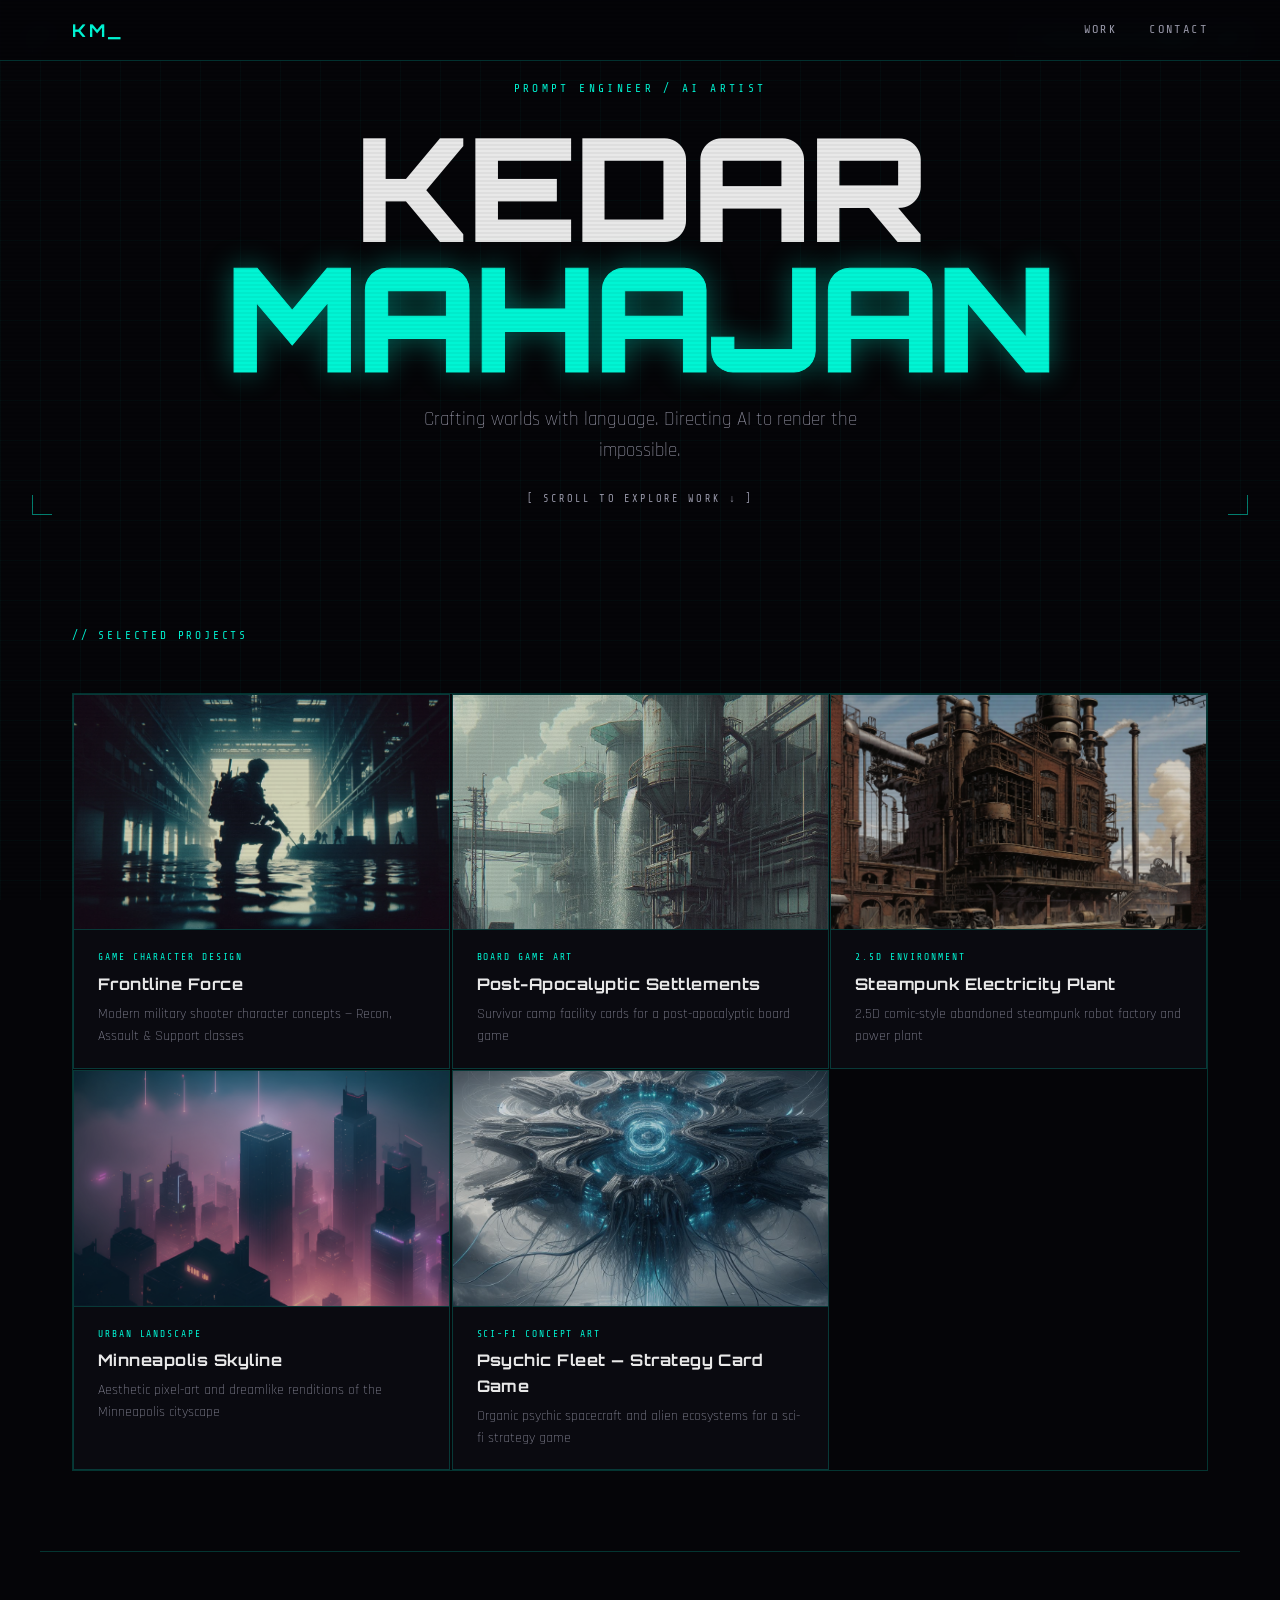
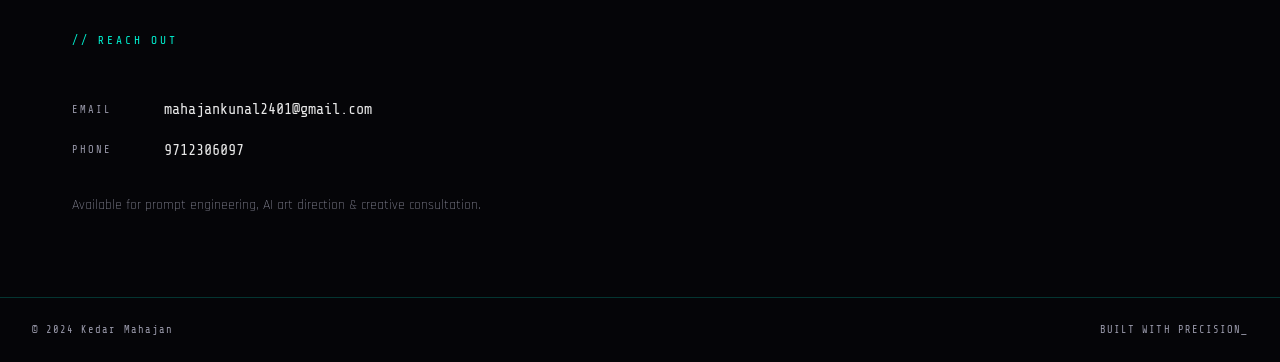
<file: index.html>
<!DOCTYPE html>
<html lang="en">
<head>
  <meta charset="UTF-8">
  <meta name="viewport" content="width=device-width, initial-scale=1.0">
  <title>Kedar Mahajan — Prompt Engineer & AI Artist</title>
  <link rel="preconnect" href="https://fonts.googleapis.com">
  <link href="https://fonts.googleapis.com/css2?family=Share+Tech+Mono&family=Orbitron:wght@400;700;900&family=Rajdhani:wght@300;400;600&display=swap" rel="stylesheet">
  <link rel="stylesheet" href="css/style.css">
</head>
<body>

  <!-- Scanline overlay -->
  <div class="scanlines"></div>
  <!-- Grid bg -->
  <div class="grid-bg"></div>

  <!-- NAV -->
  <nav class="nav">
    <div class="nav-inner">
      <a href="index.html" class="nav-logo">KM<span class="blink">_</span></a>
      <div class="nav-links">
        <a href="#work">WORK</a>
        <a href="#contact">CONTACT</a>
      </div>
    </div>
  </nav>

  <!-- HERO -->
  <section class="hero">
    <a href="mailto:mahajankunal2401@gmail.com" class="hero-email">mahajankunal2401@gmail.com</a>
    <div class="hero-tag">PROMPT ENGINEER / AI ARTIST</div>
    <h1 class="hero-name">KEDAR<br><span class="accent">MAHAJAN</span></h1>
    <p class="hero-sub">Crafting worlds with language. Directing AI to render the impossible.</p>
    <div class="hero-scroll">[ SCROLL TO EXPLORE WORK ↓ ]</div>
    <div class="corner tl"></div>
    <div class="corner tr"></div>
    <div class="corner bl"></div>
    <div class="corner br"></div>
  </section>

  <!-- WORK GRID -->
  <section class="work" id="work">
    <div class="section-label">// SELECTED PROJECTS</div>

    <div class="projects-grid">

      <!-- Project 1 -->
      <a href="projects/frontline.html" class="project-card" data-cat="GAME ART">
        <div class="project-img">
          <img src="images/frontline/f1.png" alt="Frontline Force" loading="lazy">
          <div class="project-overlay">
            <span>VIEW PROJECT →</span>
          </div>
        </div>
        <div class="project-info">
          <div class="project-cat">GAME CHARACTER DESIGN</div>
          <h3 class="project-title">Frontline Force</h3>
          <p class="project-desc">Modern military shooter character concepts — Recon, Assault & Support classes</p>
        </div>
      </a>

      <!-- Project 2 -->
      <a href="projects/postapoc.html" class="project-card" data-cat="BOARD GAME">
        <div class="project-img">
          <img src="images/postapoc/p3.png" alt="Post Apocalyptic Designs" loading="lazy">
          <div class="project-overlay">
            <span>VIEW PROJECT →</span>
          </div>
        </div>
        <div class="project-info">
          <div class="project-cat">BOARD GAME ART</div>
          <h3 class="project-title">Post-Apocalyptic Settlements</h3>
          <p class="project-desc">Survivor camp facility cards for a post-apocalyptic board game</p>
        </div>
      </a>

      <!-- Project 3 -->
      <a href="projects/steampunk.html" class="project-card" data-cat="ENVIRONMENT">
        <div class="project-img">
          <img src="images/steampunk/s1.jpg" alt="Steampunk Plant" loading="lazy">
          <div class="project-overlay">
            <span>VIEW PROJECT →</span>
          </div>
        </div>
        <div class="project-info">
          <div class="project-cat">2.5D ENVIRONMENT</div>
          <h3 class="project-title">Steampunk Electricity Plant</h3>
          <p class="project-desc">2.5D comic-style abandoned steampunk robot factory and power plant</p>
        </div>
      </a>

      <!-- Project 4 -->
      <a href="projects/minneapolis.html" class="project-card" data-cat="CITYSCAPE">
        <div class="project-img">
          <img src="images/minneapolis/m2.jpg" alt="Minneapolis Skyline" loading="lazy">
          <div class="project-overlay">
            <span>VIEW PROJECT →</span>
          </div>
        </div>
        <div class="project-info">
          <div class="project-cat">URBAN LANDSCAPE</div>
          <h3 class="project-title">Minneapolis Skyline</h3>
          <p class="project-desc">Aesthetic pixel-art and dreamlike renditions of the Minneapolis cityscape</p>
        </div>
      </a>

      <!-- Project 5 -->
      <a href="projects/cardgame.html" class="project-card" data-cat="SCI-FI">
        <div class="project-img">
          <img src="images/cardgame/c1.jpeg" alt="Strategy Card Game" loading="lazy">
          <div class="project-overlay">
            <span>VIEW PROJECT →</span>
          </div>
        </div>
        <div class="project-info">
          <div class="project-cat">SCI-FI CONCEPT ART</div>
          <h3 class="project-title">Psychic Fleet — Strategy Card Game</h3>
          <p class="project-desc">Organic psychic spacecraft and alien ecosystems for a sci-fi strategy game</p>
        </div>
      </a>

    </div>
  </section>

  <!-- CONTACT -->
  <section class="contact" id="contact">
    <div class="section-label">// REACH OUT</div>
    <div class="contact-block">
      <div class="contact-line">
        <span class="cl">EMAIL</span>
        <a href="mailto:mahajankunal2401@gmail.com">mahajankunal2401@gmail.com</a>
      </div>
      <div class="contact-line">
        <span class="cl">PHONE</span>
        <a href="tel:9712306097">9712306097</a>
      </div>
    </div>
    <p class="contact-note">Available for prompt engineering, AI art direction & creative consultation.</p>
  </section>

  <footer class="footer">
    <span>© 2024 Kedar Mahajan</span>
    <span class="footer-tag">BUILT WITH PRECISION_</span>
  </footer>

  <script src="js/main.js"></script>
</body>
</html>
</file>
<file: css/style.css>
/* ============================
   KEDAR MAHAJAN — PORTFOLIO
   Cyberpunk / Mono Aesthetic
   ============================ */

:root {
  --bg: #050508;
  --bg2: #0a0a10;
  --cyan: #00f5d4;
  --magenta: #f700ff;
  --yellow: #f5c518;
  --white: #e8e8e8;
  --muted: #9999aa;
  --border: rgba(0, 245, 212, 0.2);
  --font-mono: 'Share Tech Mono', monospace;
  --font-display: 'Orbitron', sans-serif;
  --font-body: 'Rajdhani', sans-serif;
}

*, *::before, *::after { box-sizing: border-box; margin: 0; padding: 0; }

html { scroll-behavior: smooth; }

body {
  background: var(--bg);
  color: var(--white);
  font-family: var(--font-body);
  font-size: 16px;
  line-height: 1.6;
  min-height: 100vh;
  overflow-x: hidden;
}

/* ---- SCANLINES ---- */
.scanlines {
  pointer-events: none;
  position: fixed;
  inset: 0;
  z-index: 9999;
  background: repeating-linear-gradient(
    0deg,
    transparent,
    transparent 2px,
    rgba(0,0,0,0.04) 2px,
    rgba(0,0,0,0.04) 4px
  );
}

/* ---- GRID BG ---- */
.grid-bg {
  pointer-events: none;
  position: fixed;
  inset: 0;
  z-index: 0;
  background-image:
    linear-gradient(rgba(0,245,212,0.03) 1px, transparent 1px),
    linear-gradient(90deg, rgba(0,245,212,0.03) 1px, transparent 1px);
  background-size: 40px 40px;
}

/* ---- NAV ---- */
.nav {
  position: fixed;
  top: 0; left: 0; right: 0;
  z-index: 100;
  border-bottom: 1px solid var(--border);
  background: rgba(5,5,8,0.9);
  backdrop-filter: blur(8px);
}

.nav-inner {
  max-width: 1200px;
  margin: 0 auto;
  padding: 1rem 2rem;
  display: flex;
  align-items: center;
  justify-content: space-between;
}

.nav-logo {
  font-family: var(--font-display);
  font-size: 1.1rem;
  font-weight: 700;
  color: var(--cyan);
  text-decoration: none;
  letter-spacing: 0.15em;
}

.nav-links {
  display: flex;
  gap: 2rem;
}

.nav-links a {
  font-family: var(--font-mono);
  font-size: 0.75rem;
  color: var(--muted);
  text-decoration: none;
  letter-spacing: 0.2em;
  transition: color 0.2s;
}

.nav-links a:hover { color: var(--cyan); }

/* ---- BLINK ---- */
.blink {
  animation: blink 1.1s step-end infinite;
}
@keyframes blink {
  0%, 100% { opacity: 1; }
  50% { opacity: 0; }
}

/* ---- HERO ---- */
.hero {
  position: relative;
  z-index: 1;
  min-height: 60vh;
  display: flex;
  flex-direction: column;
  justify-content: center;
  align-items: center;
  text-align: center;
  padding: 5rem 2rem 2.5rem;
}

.hero-tag {
  font-family: var(--font-mono);
  font-size: 0.7rem;
  letter-spacing: 0.3em;
  color: var(--cyan);
  margin-bottom: 1.5rem;
  opacity: 0;
  animation: fadeUp 0.8s 0.2s forwards;
}

.hero-name {
  font-family: var(--font-display);
  font-size: clamp(3rem, 12vw, 9rem);
  font-weight: 900;
  line-height: 0.9;
  letter-spacing: -0.02em;
  color: var(--white);
  margin-bottom: 1.5rem;
  opacity: 0;
  animation: fadeUp 0.8s 0.4s forwards;
}

.hero-name .accent {
  color: var(--cyan);
  -webkit-text-stroke: 1px var(--cyan);
  text-shadow: 0 0 30px rgba(0,245,212,0.4);
}

.hero-sub {
  font-family: var(--font-body);
  font-size: clamp(1rem, 2vw, 1.2rem);
  font-weight: 300;
  color: var(--muted);
  max-width: 480px;
  margin-bottom: 1.5rem;
  opacity: 0;
  animation: fadeUp 0.8s 0.6s forwards;
}

.hero-scroll {
  font-family: var(--font-mono);
  font-size: 0.65rem;
  color: var(--muted);
  letter-spacing: 0.2em;
  opacity: 0;
  animation: fadeUp 0.8s 1s forwards;
}

/* Hero email badge */
.hero-email {
  position: absolute;
  top: 1.5rem;
  right: 2rem;
  display: flex;
  align-items: center;
  gap: 0.5rem;
  font-family: var(--font-mono);
  font-size: 0.65rem;
  letter-spacing: 0.12em;
  color: var(--cyan);
  text-decoration: none;
  border: 1px solid var(--border);
  padding: 0.4rem 0.75rem;
  background: rgba(5,5,8,0.7);
  backdrop-filter: blur(6px);
  transition: border-color 0.2s, color 0.2s;
  opacity: 0;
  animation: fadeUp 0.8s 0.8s forwards;
}
.hero-email:hover {
  border-color: var(--cyan);
  color: var(--white);
}
.hero-email::before {
  content: '✉';
  font-size: 0.7rem;
}
.corner {
  position: absolute;
  width: 20px; height: 20px;
  border-color: var(--cyan);
  border-style: solid;
  opacity: 0.5;
}
.corner.tl { top: 2rem; left: 2rem; border-width: 1px 0 0 1px; }
.corner.tr { top: 2rem; right: 2rem; border-width: 1px 1px 0 0; }
.corner.bl { bottom: 2rem; left: 2rem; border-width: 0 0 1px 1px; }
.corner.br { bottom: 2rem; right: 2rem; border-width: 0 1px 1px 0; }

/* ---- SECTION LABEL ---- */
.section-label {
  font-family: var(--font-mono);
  font-size: 0.7rem;
  letter-spacing: 0.25em;
  color: var(--cyan);
  margin-bottom: 3rem;
}

/* ---- WORK SECTION ---- */
.work {
  position: relative;
  z-index: 1;
  max-width: 1200px;
  margin: 0 auto;
  padding: 5rem 2rem;
}

/* ---- PROJECT GRID ---- */
.projects-grid {
  display: grid;
  grid-template-columns: repeat(auto-fill, minmax(340px, 1fr));
  gap: 1.5px;
  border: 1px solid var(--border);
}

.project-card {
  display: block;
  text-decoration: none;
  color: inherit;
  background: var(--bg2);
  border: 1px solid var(--border);
  transition: border-color 0.3s;
  overflow: hidden;
}

.project-card:hover {
  border-color: var(--cyan);
}

.project-img {
  position: relative;
  aspect-ratio: 16/10;
  overflow: hidden;
  background: #111;
}

.project-img img {
  width: 100%;
  height: 100%;
  object-fit: cover;
  display: block;
  transition: transform 0.5s ease, filter 0.3s;
  filter: saturate(0.7) brightness(0.85);
}

.project-card:hover .project-img img {
  transform: scale(1.04);
  filter: saturate(1) brightness(1);
}

.project-overlay {
  position: absolute;
  inset: 0;
  background: rgba(0,245,212,0.08);
  display: flex;
  align-items: center;
  justify-content: center;
  opacity: 0;
  transition: opacity 0.3s;
}

.project-overlay span {
  font-family: var(--font-mono);
  font-size: 0.75rem;
  letter-spacing: 0.2em;
  color: var(--cyan);
  background: rgba(5,5,8,0.85);
  padding: 0.5rem 1rem;
  border: 1px solid var(--cyan);
}

.project-card:hover .project-overlay {
  opacity: 1;
}

.project-info {
  padding: 1.25rem 1.5rem;
  border-top: 1px solid var(--border);
}

.project-cat {
  font-family: var(--font-mono);
  font-size: 0.6rem;
  letter-spacing: 0.2em;
  color: var(--cyan);
  margin-bottom: 0.4rem;
}

.project-title {
  font-family: var(--font-display);
  font-size: 1rem;
  font-weight: 700;
  color: var(--white);
  margin-bottom: 0.4rem;
  letter-spacing: 0.03em;
}

.project-desc {
  font-size: 0.85rem;
  color: var(--muted);
  font-weight: 300;
}

/* ---- CONTACT ---- */
.contact {
  position: relative;
  z-index: 1;
  max-width: 1200px;
  margin: 0 auto;
  padding: 5rem 2rem;
  border-top: 1px solid var(--border);
}

.contact-block {
  margin: 2rem 0;
  display: flex;
  flex-direction: column;
  gap: 1rem;
}

.contact-line {
  display: flex;
  align-items: center;
  gap: 2rem;
  font-family: var(--font-mono);
}

.cl {
  font-size: 0.65rem;
  letter-spacing: 0.2em;
  color: var(--muted);
  min-width: 60px;
}

.contact-line a {
  font-size: 0.95rem;
  color: var(--white);
  text-decoration: none;
  transition: color 0.2s;
}

.contact-line a:hover { color: var(--cyan); }

.contact-note {
  font-size: 0.85rem;
  color: var(--muted);
  margin-top: 1.5rem;
  font-weight: 300;
}

/* ---- FOOTER ---- */
.footer {
  position: relative;
  z-index: 1;
  border-top: 1px solid var(--border);
  padding: 1.5rem 2rem;
  display: flex;
  justify-content: space-between;
  align-items: center;
  font-family: var(--font-mono);
  font-size: 0.65rem;
  color: var(--muted);
  letter-spacing: 0.1em;
}

/* ---- ANIMATIONS ---- */
@keyframes fadeUp {
  from { opacity: 0; transform: translateY(20px); }
  to   { opacity: 1; transform: translateY(0); }
}

/* ============================
   PROJECT PAGE STYLES
   ============================ */

.project-hero {
  position: relative;
  z-index: 1;
  padding: 8rem 2rem 4rem;
  max-width: 1200px;
  margin: 0 auto;
  border-bottom: 1px solid var(--border);
}

.back-link {
  display: inline-flex;
  align-items: center;
  gap: 0.5rem;
  font-family: var(--font-mono);
  font-size: 0.7rem;
  color: var(--muted);
  text-decoration: none;
  letter-spacing: 0.15em;
  margin-bottom: 2rem;
  transition: color 0.2s;
}
.back-link:hover { color: var(--cyan); }

.proj-cat {
  font-family: var(--font-mono);
  font-size: 0.65rem;
  letter-spacing: 0.3em;
  color: var(--cyan);
  margin-bottom: 0.75rem;
}

.proj-title {
  font-family: var(--font-display);
  font-size: clamp(2rem, 6vw, 4.5rem);
  font-weight: 900;
  line-height: 1;
  letter-spacing: -0.02em;
  color: var(--white);
  margin-bottom: 1rem;
}

.proj-desc {
  font-size: 1rem;
  color: var(--muted);
  max-width: 600px;
  font-weight: 300;
  line-height: 1.7;
}

.project-brief {
  position: relative;
  z-index: 1;
  max-width: 1200px;
  margin: 0 auto;
  padding: 3rem 2rem;
  border-bottom: 1px solid var(--border);
}

.brief-grid {
  display: grid;
  grid-template-columns: repeat(auto-fill, minmax(200px, 1fr));
  gap: 2rem;
}

.brief-item .bi-label {
  font-family: var(--font-mono);
  font-size: 0.6rem;
  letter-spacing: 0.2em;
  color: var(--cyan);
  margin-bottom: 0.4rem;
}

.brief-item .bi-val {
  font-family: var(--font-body);
  font-size: 0.9rem;
  color: var(--white);
}

/* Gallery */
.project-gallery {
  position: relative;
  z-index: 1;
  max-width: 1200px;
  margin: 0 auto;
  padding: 3rem 2rem;
}

.gallery-grid {
  display: grid;
  gap: 2px;
}

.gallery-grid.cols-1 { grid-template-columns: 1fr; }
.gallery-grid.cols-2 { grid-template-columns: 1fr 1fr; }
.gallery-grid.cols-3 { grid-template-columns: repeat(3, 1fr); }

.gallery-item {
  position: relative;
  overflow: hidden;
  background: #0a0a10;
  cursor: pointer;
}

.gallery-item img {
  width: 100%;
  display: block;
  transition: transform 0.4s ease, filter 0.3s;
  filter: saturate(0.75) brightness(0.9);
}

.gallery-item:hover img {
  transform: scale(1.03);
  filter: saturate(1) brightness(1);
}

.gallery-item .img-cap {
  position: absolute;
  bottom: 0; left: 0; right: 0;
  padding: 0.5rem 0.75rem;
  background: linear-gradient(transparent, rgba(0,0,0,0.8));
  font-family: var(--font-mono);
  font-size: 0.6rem;
  letter-spacing: 0.15em;
  color: var(--muted);
  transform: translateY(100%);
  transition: transform 0.3s;
}

.gallery-item:hover .img-cap {
  transform: translateY(0);
}

/* Lightbox */
.lightbox {
  display: none;
  position: fixed;
  inset: 0;
  z-index: 9000;
  background: rgba(0,0,0,0.95);
  align-items: center;
  justify-content: center;
}

.lightbox.open {
  display: flex;
}

.lightbox img {
  max-width: 92vw;
  max-height: 90vh;
  object-fit: contain;
  border: 1px solid var(--border);
}

.lb-close {
  position: absolute;
  top: 1.5rem; right: 1.5rem;
  font-family: var(--font-mono);
  font-size: 1rem;
  color: var(--muted);
  background: none;
  border: none;
  cursor: pointer;
  letter-spacing: 0.1em;
}
.lb-close:hover { color: var(--cyan); }

/* ---- RESPONSIVE ---- */
@media (max-width: 768px) {
  .nav-inner { padding: 0.85rem 1rem; }
  .nav-links { gap: 1rem; }

  .hero { padding: 4rem 1.5rem 2rem; min-height: auto; }
  .corner { display: none; }

  .work { padding: 3rem 1rem; }
  .projects-grid { grid-template-columns: 1fr; gap: 0; }

  .contact { padding: 3rem 1rem; }
  .contact-line { gap: 1rem; flex-wrap: wrap; }

  .footer { flex-direction: column; gap: 0.5rem; text-align: center; }

  .project-hero { padding: 6rem 1rem 2rem; }
  .project-brief { padding: 2rem 1rem; }
  .project-gallery { padding: 2rem 1rem; }

  .gallery-grid.cols-2 { grid-template-columns: 1fr; }
  .gallery-grid.cols-3 { grid-template-columns: 1fr 1fr; }

  .brief-grid { grid-template-columns: 1fr 1fr; }
}

@media (max-width: 480px) {
  .gallery-grid.cols-3 { grid-template-columns: 1fr; }
  .hero-name { letter-spacing: -0.03em; }
}
</file>
